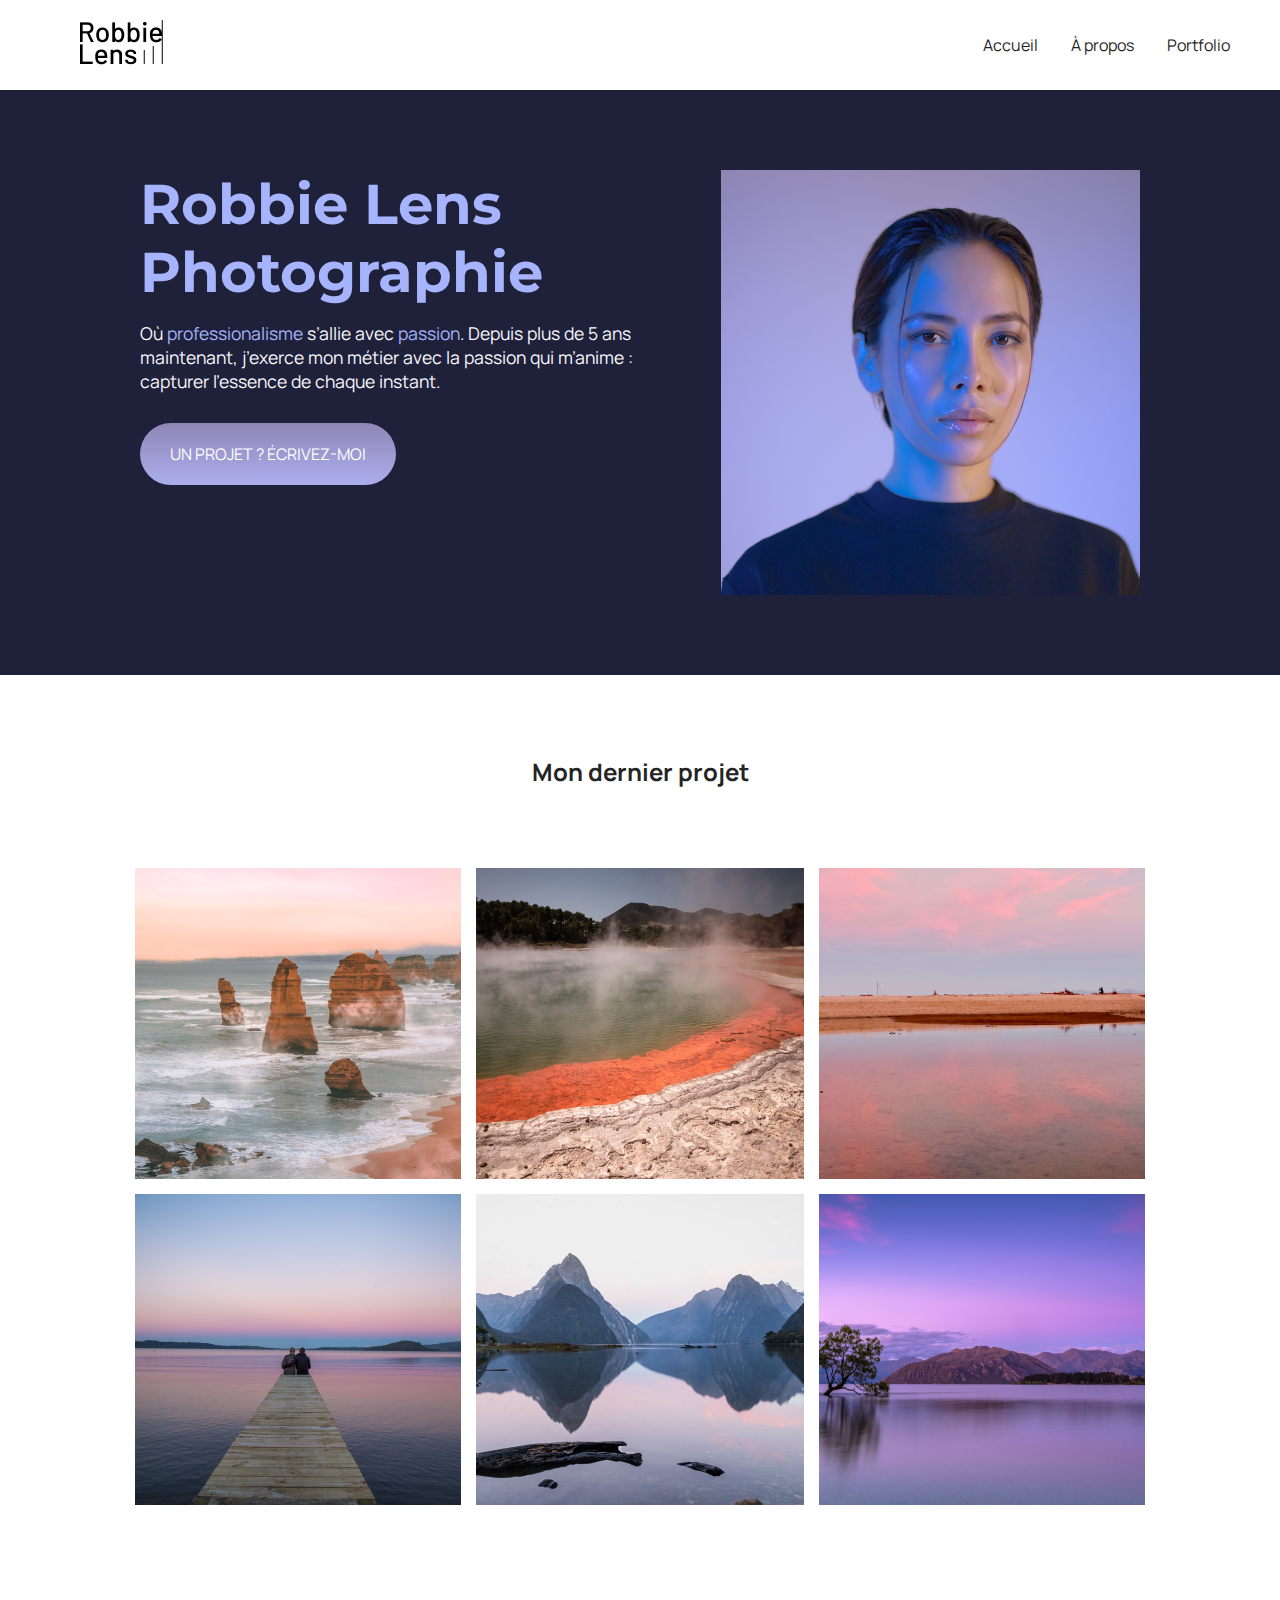
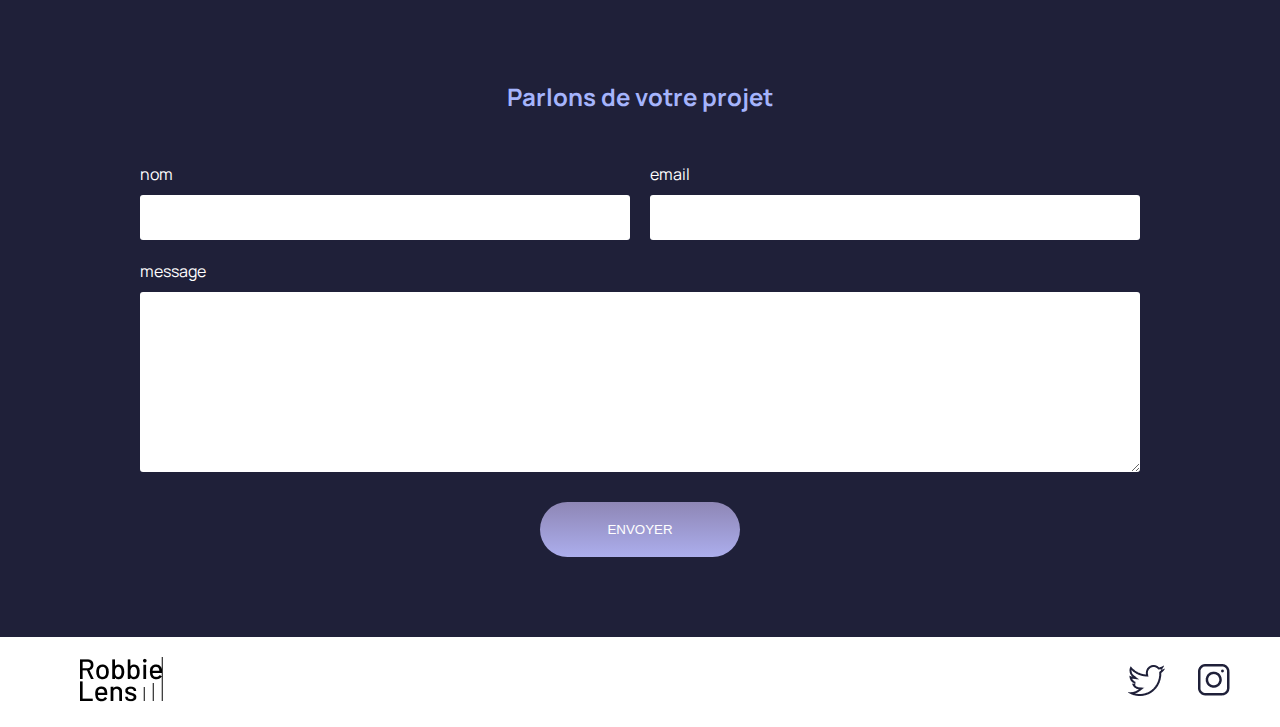
<file: index.html>
<!DOCTYPE html>
<html lang="fr">

<head>
    <meta charset="utf-8" />
    <title>Accueil - Robbie Lens Photographie</title>
    <link href="style/style.css" rel="stylesheet" />
    <link href="style/index.css" rel="stylesheet" />
    <link rel="preconnect" href="https://fonts.googleapis.com">
    <link rel="preconnect" href="https://fonts.gstatic.com" crossorigin>
    <link href="https://fonts.googleapis.com/css2?family=Manrope&family=Montserrat&display=swap" rel="stylesheet">
</head>

<body>
    <header>
        <nav>
            <a href="index.html" class="lien-icone">
                <img src="./images/logo (2).png" alt="Logo Robbie Lens" />
            </a>
            <div>
                <a href="index.html">Accueil</a>
                <a href="a-propos.html">À propos</a>
                <a href="portfolio.html">Portfolio</a>
            </div>
        </nav>
    </header>
    <main>
        <section class="accueil-introduction">
            <div>
                <h1>Robbie Lens Photographie</h1>
                <p>
                    Où <em>professionalisme</em> s’allie avec <em>passion</em>. Depuis
                    plus de 5 ans maintenant, j’exerce mon métier avec la passion
                    qui m’anime : capturer l’essence de chaque instant.
                </p>
                <a href="#contact" class="cta">UN PROJET ? ÉCRIVEZ-MOI</a>
            </div>
            <img src="./images/robbie-lens (2).png" alt="Portrait avec effet de la photographe Robbie Lens" />
        </section>
        <section class="accueil-photos">
            <h2>Mon dernier projet</h2>
            <div>
                <img src="./images/accueil/element-1 (1).png" alt="Twelve apostles - Australie" />
                <img src="./images/accueil/element-2 (1).png" alt="Wai-O-Tapu - Nouvelle-Zélande" />
                <img src="./images/accueil/element-3 (1).png" alt="Parc National d’Abel Tasman - Nouvelle-Zélande" />
            </div>
            <div>
                <img src="./images/accueil/element-4 (1).png" alt="Lac Rotorua - Nouvelle-Zélande" />
                <img src="./images/accueil/element-5 (1).png" alt="Milford Sound - Nouvelle-Zélande" />
                <img src="./images/accueil/element-6 (1).png" alt="Lac Wanaka - Nouvelle-Zélande" />
            </div>
        </section>
        <section id="contact" class="section-contact">
            <h2>Parlons de votre projet</h2>
            <form method="get" action="">
                <div class="form-nom-email">
                    <div class="form-column">
                        <label for="nom">nom</label>
                        <input type="text" name="nom" id="nom" />
                    </div>
                    <div class="form-column">
                        <label for="email">email</label>
                        <input type="e-mail" name="email" id="email" />
                    </div>
                </div>
                <label for="message">message</label>
                <textarea name="message" id="message" rows="10"></textarea>
                <input type="submit" value="ENVOYER" class="cta" />
            </form>
        </section>
    </main>
    <footer>
        <a href="index.html" class="lien-icone">
            <img src="./images/logo (2).png" alt="Logo Robbie Lens" />
        </a>
        <div>
            <a target="_blank" href="https://twitter.com/" class="lien-icone">
                <img src="./images/twitter (2).png" alt="Logo Twitter" />
            </a>
            <a target="_blank" href="https://www.instagram.com/" class="lien-icone">
                <img src="./images/instagram (1).png" alt="Logo Instagram" />
            </a>
        </div>
    </footer>
</body>

</html>
</file>
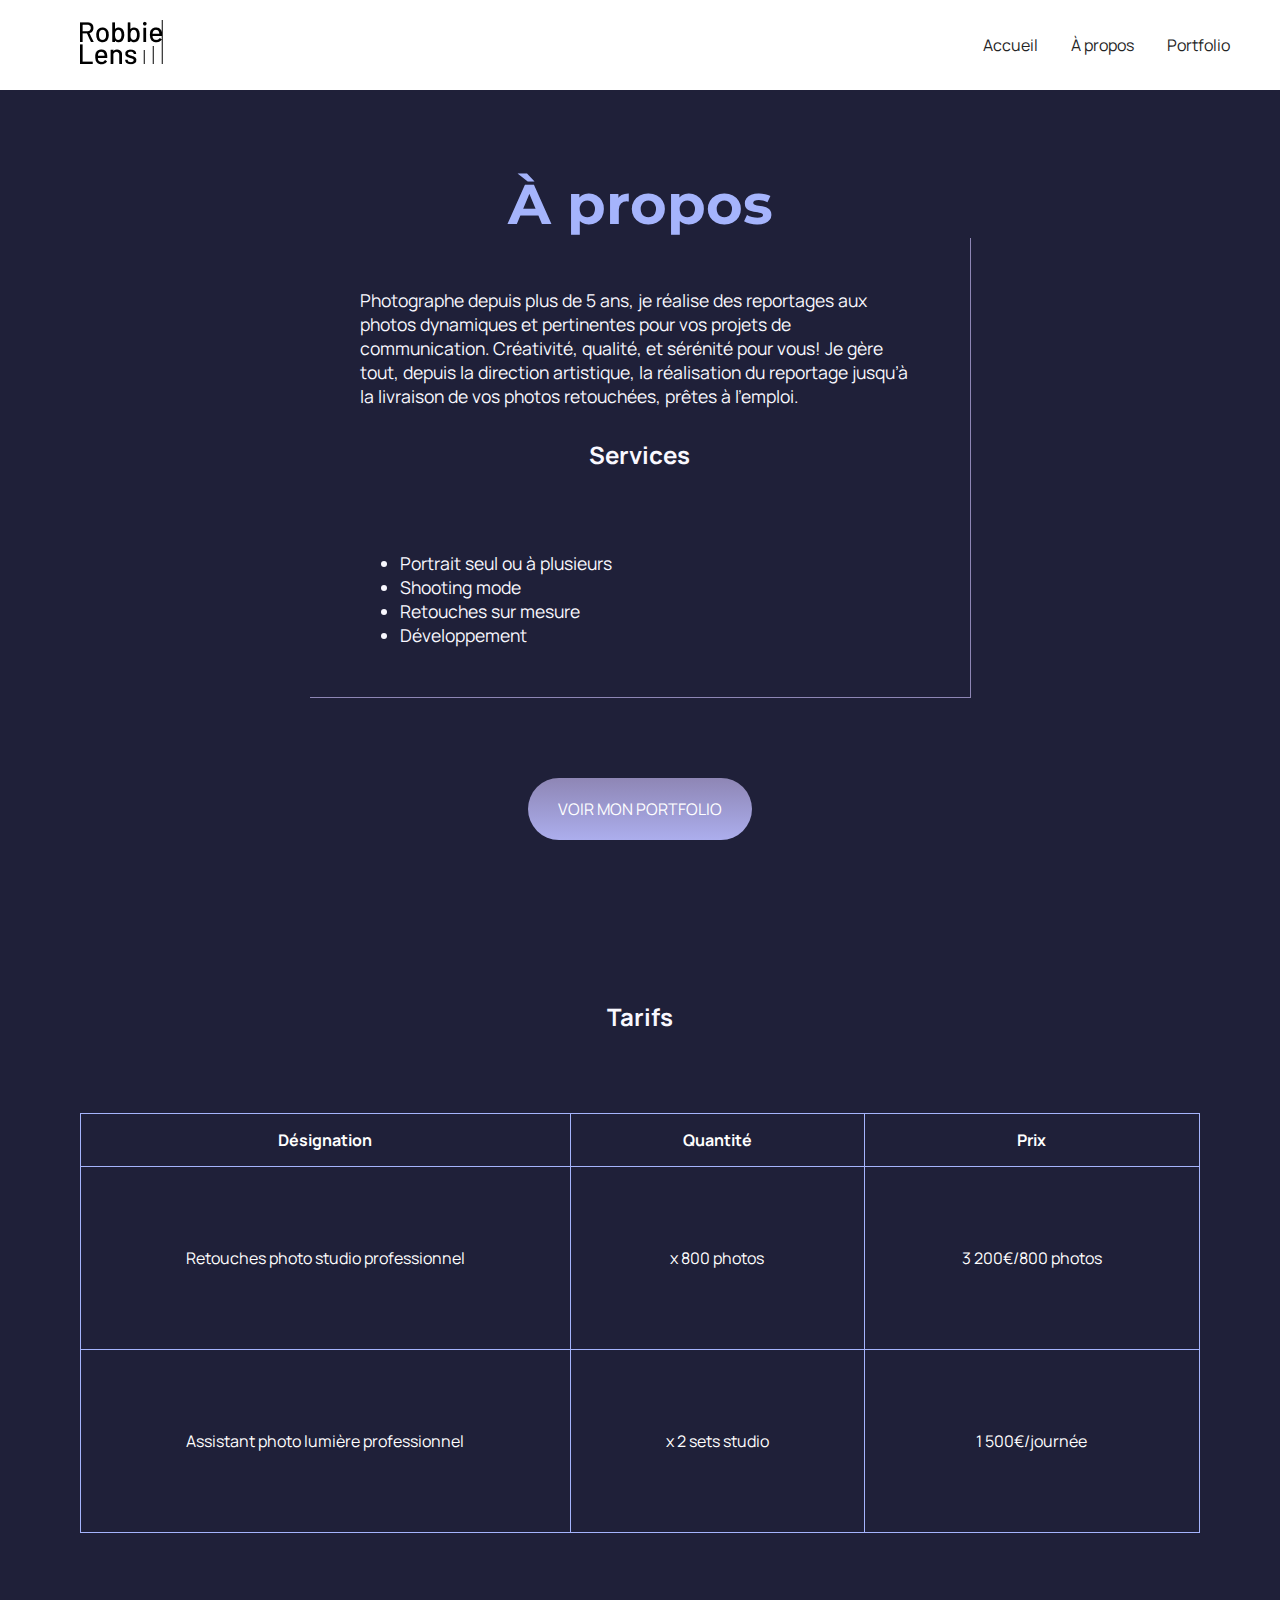
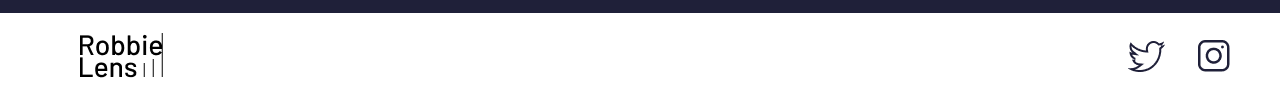
<file: a-propos.html>
<!DOCTYPE html>
<html>

<head>
    <meta charset="utf-8" />
    <title>À propos - Robbie Lens Photographie</title>
    <link href="style/style.css" rel="stylesheet" />
    <link href="style/a-propos.css" rel="stylesheet" />
    <link rel="preconnect" href="https://fonts.googleapis.com">
    <link rel="preconnect" href="https://fonts.gstatic.com" crossorigin>
    <link href="https://fonts.googleapis.com/css2?family=Manrope&family=Montserrat&display=swap" rel="stylesheet">
</head>

<body>
    <header>
        <nav>
            <a href="index.html" class="lien-icone">
                <img src="./images/logo (2).png" alt="Logo Robbie Lens" />
            </a>
            <div>
                <a href="index.html">Accueil</a>
                <a href="a-propos.html">À propos</a>
                <a href="portfolio.html">Portfolio</a>
            </div>
        </nav>
    </header>
    <main class="a-propos-main">
        <section>
            <h1>À propos</h1>
            <div class="carre-contenu">
                <p>
                    Photographe depuis plus de 5 ans, je réalise des reportages aux photos dynamiques et pertinentes
                    pour
                    vos
                    projets de communication. Créativité, qualité, et sérénité pour vous! Je gère tout, depuis la
                    direction
                    artistique, la réalisation du reportage jusqu’à la livraison de vos photos retouchées, prêtes à
                    l’emploi.
                </p>
                <h2>Services</h2>
                <ul>
                    <li>Portrait seul ou à plusieurs</li>
                    <li>Shooting mode</li>
                    <li>Retouches sur mesure</li>
                    <li>Développement</li>
                </ul>
            </div>
            <div>
                <a href="portfolio.html" class="cta">VOIR MON PORTFOLIO</a>
            </div>
        </section>
        <section class="section-tarifs">
            <h2>Tarifs</h2>
            <table>
                <thead>
                    <tr>
                        <th>Désignation</th>
                        <th>Quantité</th>
                        <th>Prix</th>
                    </tr>
                </thead>
                <tbody>
                    <tr>
                        <td>Retouches photo
                            studio professionnel</td>
                        <td>x 800 photos</td>
                        <td>3 200€/800 photos</td>
                    </tr>
                    <tr>
                        <td>Assistant photo
                            lumière professionnel</td>
                        <td>x 2 sets studio</td>
                        <td>1 500€/journée</td>
                    </tr>
                </tbody>
            </table>
            </h2>

        </section>
    </main>
    <footer>
        <a href="index.html" class="lien-icone">
            <img src="./images/logo (2).png" alt="Logo Robbie Lens" />
        </a>
        <div>
            <a target="_blank" href="https://twitter.com/" class="lien-icone">
                <img src="./images/twitter (2).png" alt="Logo Twitter" />
            </a>
            <a target="_blank" href="https://www.instagram.com/" class="lien-icone">
                <img src="./images/instagram (1).png" alt="Logo Instagram" />
            </a>
        </div>
    </footer>
</body>

</html>
</file>
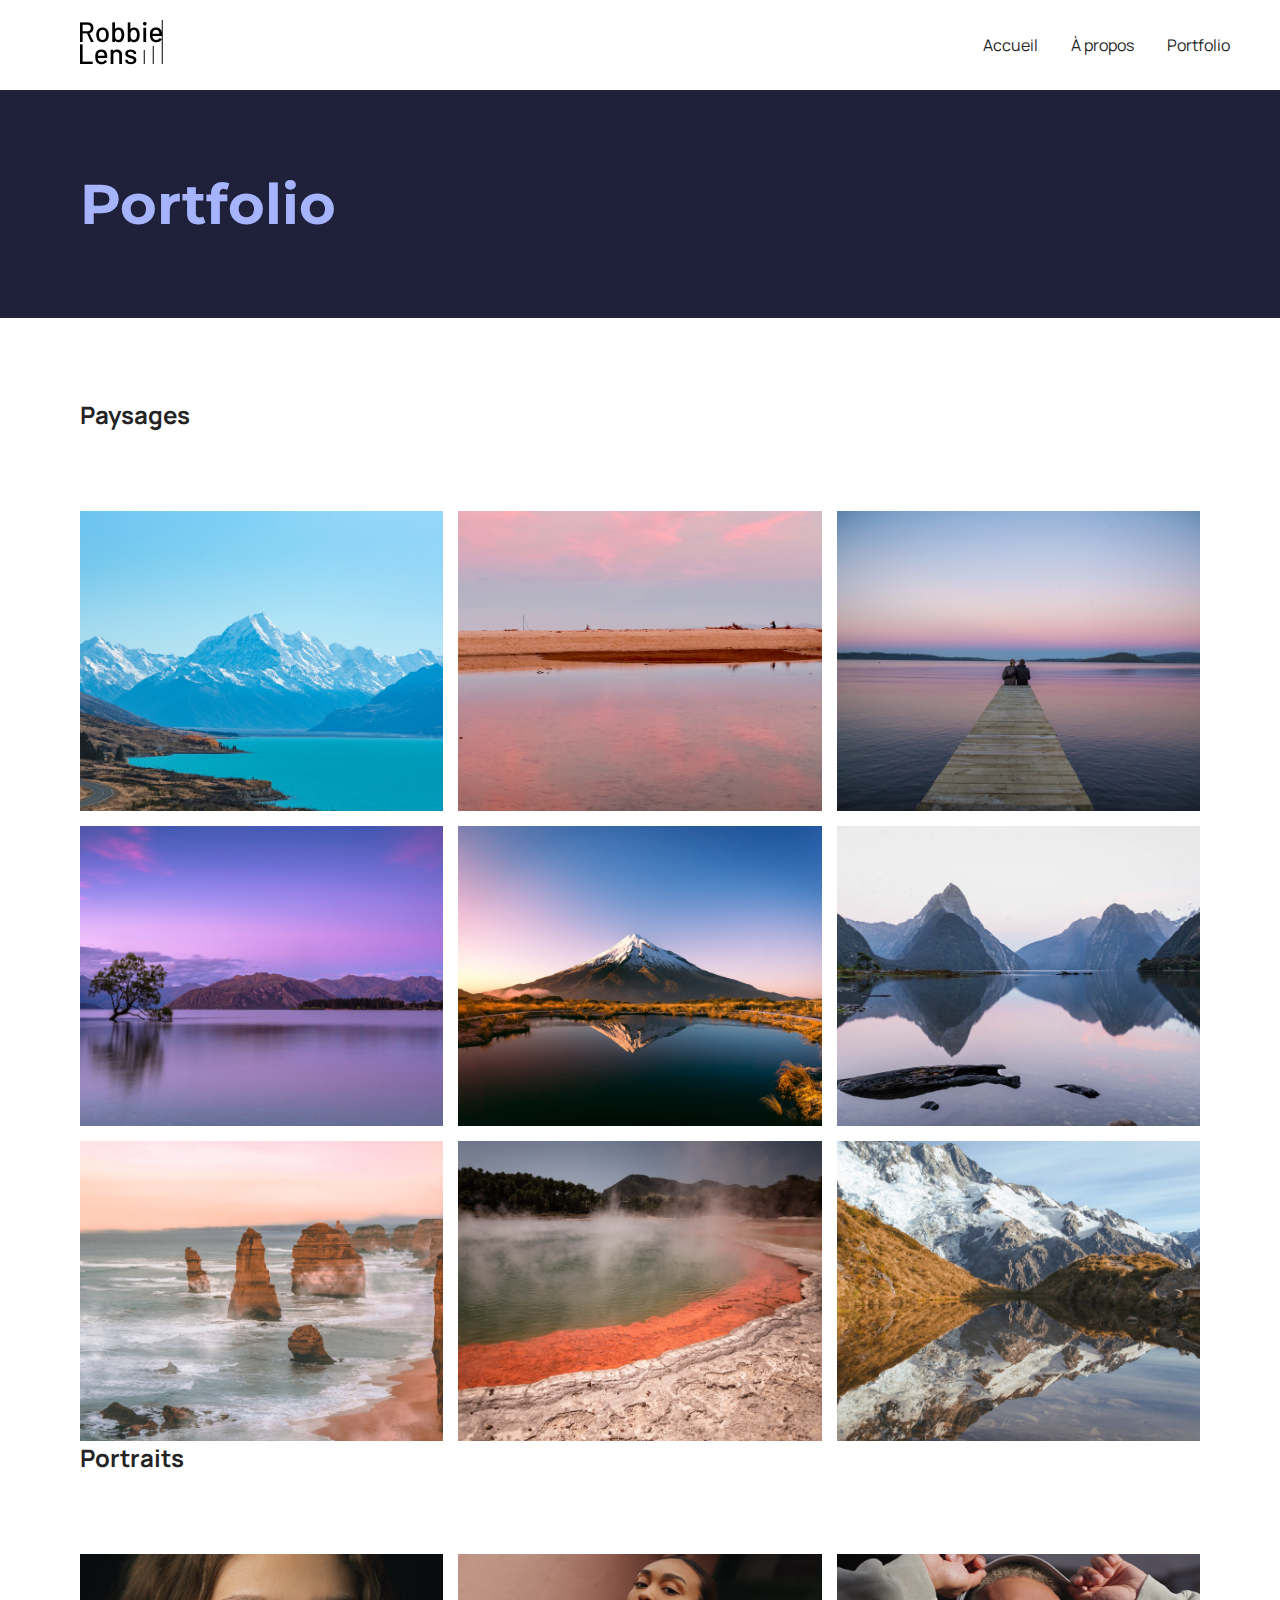
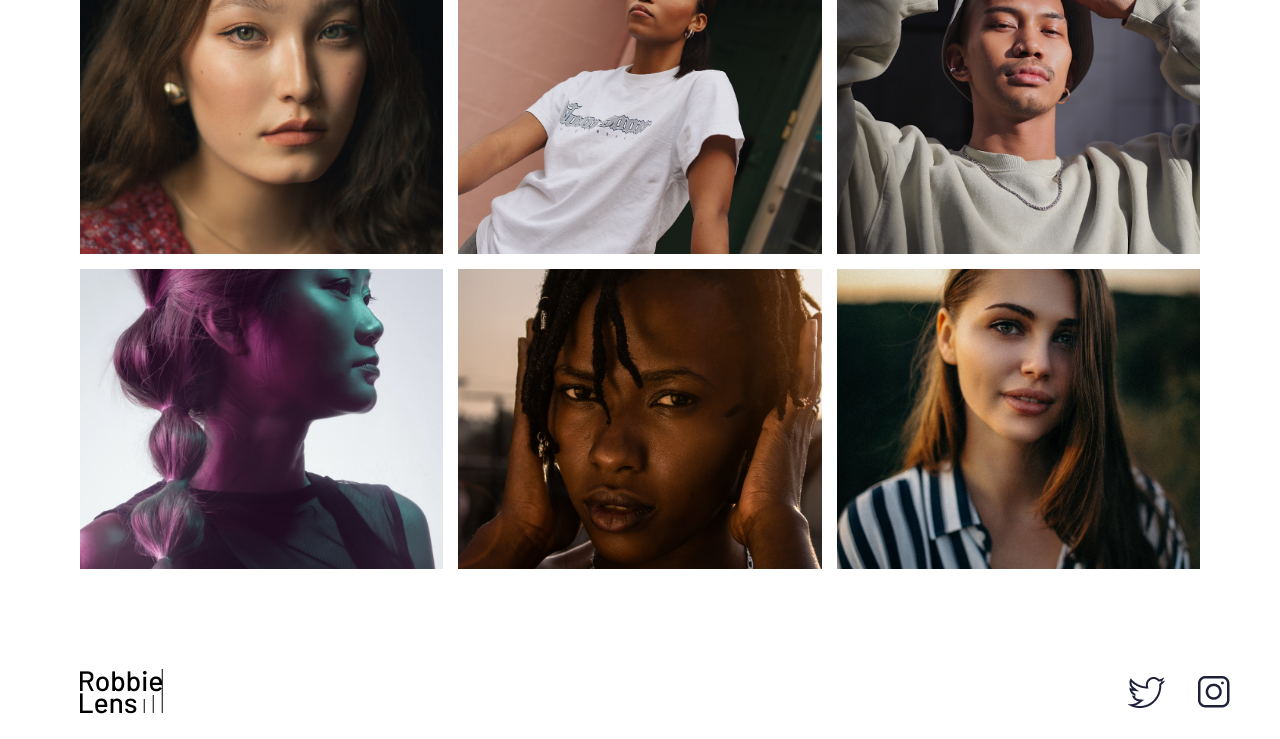
<file: portfolio.html>
<!DOCTYPE html>
<html>

<head>
    <meta charset="utf-8" />
    <title>Portfolio - Robbie Lens Photographie</title>
    <link href="style/style.css" rel="stylesheet" />
    <link href="style/portfolio.css" rel="stylesheet" />
    <link rel="preconnect" href="https://fonts.googleapis.com">
    <link rel="preconnect" href="https://fonts.gstatic.com" crossorigin>
    <link href="https://fonts.googleapis.com/css2?family=Manrope&family=Montserrat&display=swap" rel="stylesheet">
</head>

<body>
    <header>
        <nav>
            <a href="index.html" class="lien-icone">
                <img src="./images/logo (2).png" alt="Logo Robbie Lens" />
            </a>
            <div>
                <a href="index.html">Accueil</a>
                <a href="a-propos.html">À propos</a>
                <a href="portfolio.html">Portfolio</a>
            </div>
        </nav>
    </header>
    <main>
        <section>
            <h1>Portfolio</h1>
        </section>
        <section class="portfolio-section-photos">
            <h2>Paysages</h2>
            <div class="grid-paysages">
                <a href="images/portfolio/paysage1.jpg" class="lien-conteneur-photo">
                    <img src="images/portfolio/paysage1.jpg" alt="Mont Aoraki - Nouvelle-Zélande" />
                    <div class="photo-hover">Voir la photo</div>
                </a>
                <a href="images/portfolio/paysage2.jpg" class="lien-conteneur-photo">
                    <img src="images/portfolio/paysage2.jpg" alt="Parc National d’Abel Tasman - Nouvelle-Zélande" />
                    <div class="photo-hover">Voir la photo</div>
                </a>
                <a href="images/portfolio/paysage3.jpg" class="lien-conteneur-photo">
                    <img src="images/portfolio/paysage3.jpg" alt="Lac Rotorua - Nouvelle-Zélande" />
                    <div class="photo-hover">Voir la photo</div>
                </a>
                <a href="images/portfolio/paysage4.jpg" class="lien-conteneur-photo">
                    <img src="images/portfolio/paysage4.jpg" alt="Lac Wanaka - Nouvelle-Zélande" />
                    <div class="photo-hover">Voir la photo</div>
                </a>
                <a href="images/portfolio/paysage5.jpg" class="lien-conteneur-photo">
                    <img src="images/portfolio/paysage5.jpg" alt="Mont Taranaki - Nouvelle-Zélande" />
                    <div class="photo-hover">Voir la photo</div>
                </a>
                <a href="images/portfolio/paysage6.jpg" class="lien-conteneur-photo">
                    <img src="images/portfolio/paysage6.jpg" alt="Milford Sound - Nouvelle-Zélande" />
                    <div class="photo-hover">Voir la photo</div>
                </a>
                <a href="images/portfolio/paysage7.jpg" class="lien-conteneur-photo">
                    <img src="images/portfolio/paysage7.jpg" alt="Twelve Apostle - Australie" />
                    <div class="photo-hover">Voir la photo</div>
                </a>
                <a href="images/portfolio/paysage8.jpg" class="lien-conteneur-photo">
                    <img src="images/portfolio/paysage8.jpg" alt="Wai-O-Tapu - Nouvelle-Zélande" />
                    <div class="photo-hover">Voir la photo</div>
                </a>
                <a href="images/portfolio/paysage9.jpg" class="lien-conteneur-photo">
                    <img src="images/portfolio/paysage9.jpg" alt="Mont Cook - Nouvelle Zélande" />
                    <div class="photo-hover">Voir la photo</div>
                </a>
            </div>
            <h2>Portraits</h2>
            <div class="grid-portraits">
                <a href="images/portfolio/portrait1.jpg" class="lien-conteneur-photo">
                    <img src="images/portfolio/portrait1.jpg" alt="Portrait jeune femme 1" />
                    <div class="photo-hover">Voir la photo</div>
                </a>
                <a href="images/portfolio/portrait2.jpg" class="lien-conteneur-photo">
                    <img src="images/portfolio/portrait2.jpg" alt="Portrait jeune femme 2" />
                    <div class="photo-hover">Voir la photo</div>
                </a>
                <a href="images/portfolio/portrait3.jpg" class="lien-conteneur-photo">
                    <img src="images/portfolio/portrait3.jpg" alt="Portrait jeune homme 3" />
                    <div class="photo-hover">Voir la photo</div>
                </a>
                <a href="images/portfolio/portrait4.jpg" class="lien-conteneur-photo">
                    <img src="images/portfolio/portrait4.jpg" alt="Portrait jeune femme 4" />
                    <div class="photo-hover">Voir la photo</div>
                </a>
                <a href="images/portfolio/portrait5.jpg" class="lien-conteneur-photo">
                    <img src="images/portfolio/portrait5.jpg" alt="Portrait jeune femme 5" />
                    <div class="photo-hover">Voir la photo</div>
                </a>
                <a href="images/portfolio/portrait6.jpg" class="lien-conteneur-photo">
                    <img src="images/portfolio/portrait6.jpg" alt="Portrait jeune femme 6" />
                    <div class="photo-hover">Voir la photo</div>
                </a>

            </div>
        </section>
    </main>
    <footer>
        <a href="index.html" class="lien-icone">
            <img src="./images/logo (2).png" alt="Logo Robbie Lens" />
        </a>
        <div>
            <a target="_blank" href="https://twitter.com/" class="lien-icone">
                <img src="./images/twitter (2).png" alt="Logo Twitter" />
            </a>
            <a target="_blank" href="https://www.instagram.com/" class="lien-icone">
                <img src="./images/instagram (1).png" alt="Logo Instagram" />
            </a>
        </div>
    </footer>
</body>

</html>
</file>
<file: style/style.css>
* {
    margin: 0;
  }
  
  body {
    font-family: 'Manrope', sans-serif;
    font-size: 1em;
    background-color: #1f2039;
  }
  
  a {
    color: #242424;
    text-decoration: none;
  }
  
  em {
    color: #a5b4fc;
    font-style: normal;
  }
  
  h1 {
    font-size: 3.5em;
    color: #a5b4fc;
    font-family: 'Montserrat', sans-serif;
  }
  
  h2 {
    color: #f9f8ff;
  }
  
  p,
  li {
    font-size: 1.1em;
    color: #f9f8ff;
  }
  
  header,
  footer {
    background-color: white;
    padding: 20px 50px;
  }
  
  .cta {
    display: inline-block;
    background: linear-gradient(#8e86b5, #acaeed);
    color: white;
    border-radius: 50px;
    padding: 20px 30px;
  }
  
  a:hover {
    text-decoration: underline;
  }
  
  .cta:hover {
    background: linear-gradient(#696484, #8788ba);
    text-decoration: none;
  }
  
  .lien-icone {
    margin-left: 30px;
  }
  
  .lien-icone:hover {
    opacity: 0.5;
  }
  
  section {
    padding: 80px;
  }
  
  footer,
  nav {
    display: flex;
    flex-direction: row;
    align-items: center;
    justify-content: space-between;
  }
  
  nav a {
    margin-left: 30px;
  }
  
  @media screen and (max-width: 996px) {
    header nav {
      flex-direction: column;
      align-items: center;
      justify-content: center;
    }
  
    header nav img {
      margin-bottom: 20px;
    }
  
    header,
    footer {
      padding: 20px 20px;
    }
  
    h1 {
      font-size: 2em;
    }
  
    section {
      padding: 50px 20px 50px 20px;
    }
  
    nav a {
      margin-left: 10px;
      margin-right: 10px;
    }
  }
</file>
<file: style/index.css>
.accueil-photos {
    background-color: white;
    padding: 80px;
  }
  
  .accueil-photos h2 {
    color: #242424;
    text-align: center;
    margin-bottom: 80px;
  }
  
  .accueil-photos div {
    display: flex;
    flex-direction: row;
    gap: 15px;
    justify-content: center;
    margin-bottom: 15px;
  }
  
  .accueil-introduction {
    display: flex;
    flex-direction: row;
    max-width: 1000px;
    align-items: flex-start;
    margin: auto;
  }
  
  .accueil-introduction h1 {
    margin-bottom: 15px;
  }
  
  .accueil-introduction p {
    margin-bottom: 30px;
  }
  
  .accueil-introduction div {
    padding-right: 80px;
  }
  
  .section-contact h2 {
    color: #a5b4fc;
    text-align: center;
    margin-bottom: 50px;
  }
  
  form {
    display: flex;
    flex-direction: column;
    max-width: 1000px;
    margin: auto;
    color: white;
  }
  
  .form-nom-email {
    display: flex;
    flex-direction: row;
    gap: 20px;
  }
  
  .form-column {
    flex: 1;
    display: flex;
    flex-direction: column;
    margin-bottom: 20px;
  }
  
  input,
  textarea {
    padding: 15px;
    border-radius: 3px;
    border: none;
  }
  
  label {
    margin-bottom: 10px;
  }
  
  input[type='submit'] {
    width: 200px;
    margin: auto;
    margin-top: 30px;
  }
  
  @media screen and (max-width: 996px) {
    .accueil-introduction {
      flex-direction: column;
      align-items: center;
      justify-content: center;
    }
  
    .accueil-introduction div {
      padding-right: 0;
      text-align: center;
      order: 2;
    }
  
    .accueil-introduction img {
      order: 1;
      margin-bottom: 20px;
      width: 100%;
    }
  
    .accueil-photos {
      padding: 20px;
    }
  
    .accueil-photos div {
      flex-direction: column;
    }
  
    .section-contact {
      padding: 50px 20px;
    }
  
    .form-nom-email {
      flex-direction: column;
      gap: 0;
    }
  }
</file>
<file: style/a-propos.css>
.carre-contenu {
    border-right: 1px solid #8e86b5;
    border-bottom: 1px solid #8e86b5;
    padding: 50px;
    width: 50%;
    margin: auto;
    margin-bottom: 80px;
  }
  
  .carre-contenu h2 {
    margin-top: 30px;
  }
  
  .carre-contenu ul {
    margin-top: 30px;
  }
  
  .carre-contenu + div {
    text-align: center;
  }
  
  .a-propos-main {
    margin: auto;
  }
  
  table {
    color: white;
    text-align: center;
    width: 100%;
    border-collapse: collapse;
  }
  
  td,
  th {
    padding: 15px;
    border: 1px solid #a5b4fc;
  }
  
  td {
    padding: 80px;
  }
  
  h2 {
    margin-bottom: 80px;
  }
  
  h1,
  h2 {
    text-align: center;
  }
  
  @media screen and (max-width: 996px) {
    .section-tarifs {
      display: none;
    }
  }
</file>
<file: style/portfolio.css>
.portfolio-section-photos {
    background-color: white;
  }
  
  .portfolio-section-photos h2 {
    color: #242424;
    margin-bottom: 80px;
  }
  
  .grid-paysages {
    display: grid;
    grid-template-columns: 1fr 1fr 1fr;
    grid-template-rows: 300px 300px 300px;
    gap: 15px;
  }
  
  .grid-portraits {
    display: grid;
    grid-template-columns: 1fr 1fr 1fr;
    grid-template-rows: 300px 300px;
    gap: 15px;
  }
  
  .grid-paysages img,
  .grid-portraits img {
    width: 100%;
    height: 100%;
    object-fit: cover;
  }
  
  .lien-conteneur-photo {
    position: relative;
  }
  
  .photo-hover {
    position: absolute;
    top: 0;
    left: 0;
    right: 0;
    bottom: 0;
    display: flex;
    align-items: center;
    justify-content: center;
    font-size: 1.5em;
    color: white;
    background-color: rgba(0, 0, 0, 0.7);
    display: none;
  }
  
  .lien-conteneur-photo:hover .photo-hover {
    display: flex;
  }
  
  @media screen and (max-width: 996px) {
    .grid-paysages {
      grid-template-columns: 1fr;
      gap: 15px;
    }
  
    .grid-portraits {
      grid-template-columns: 1fr;
      gap: 15px;
    }
  }
</file>
